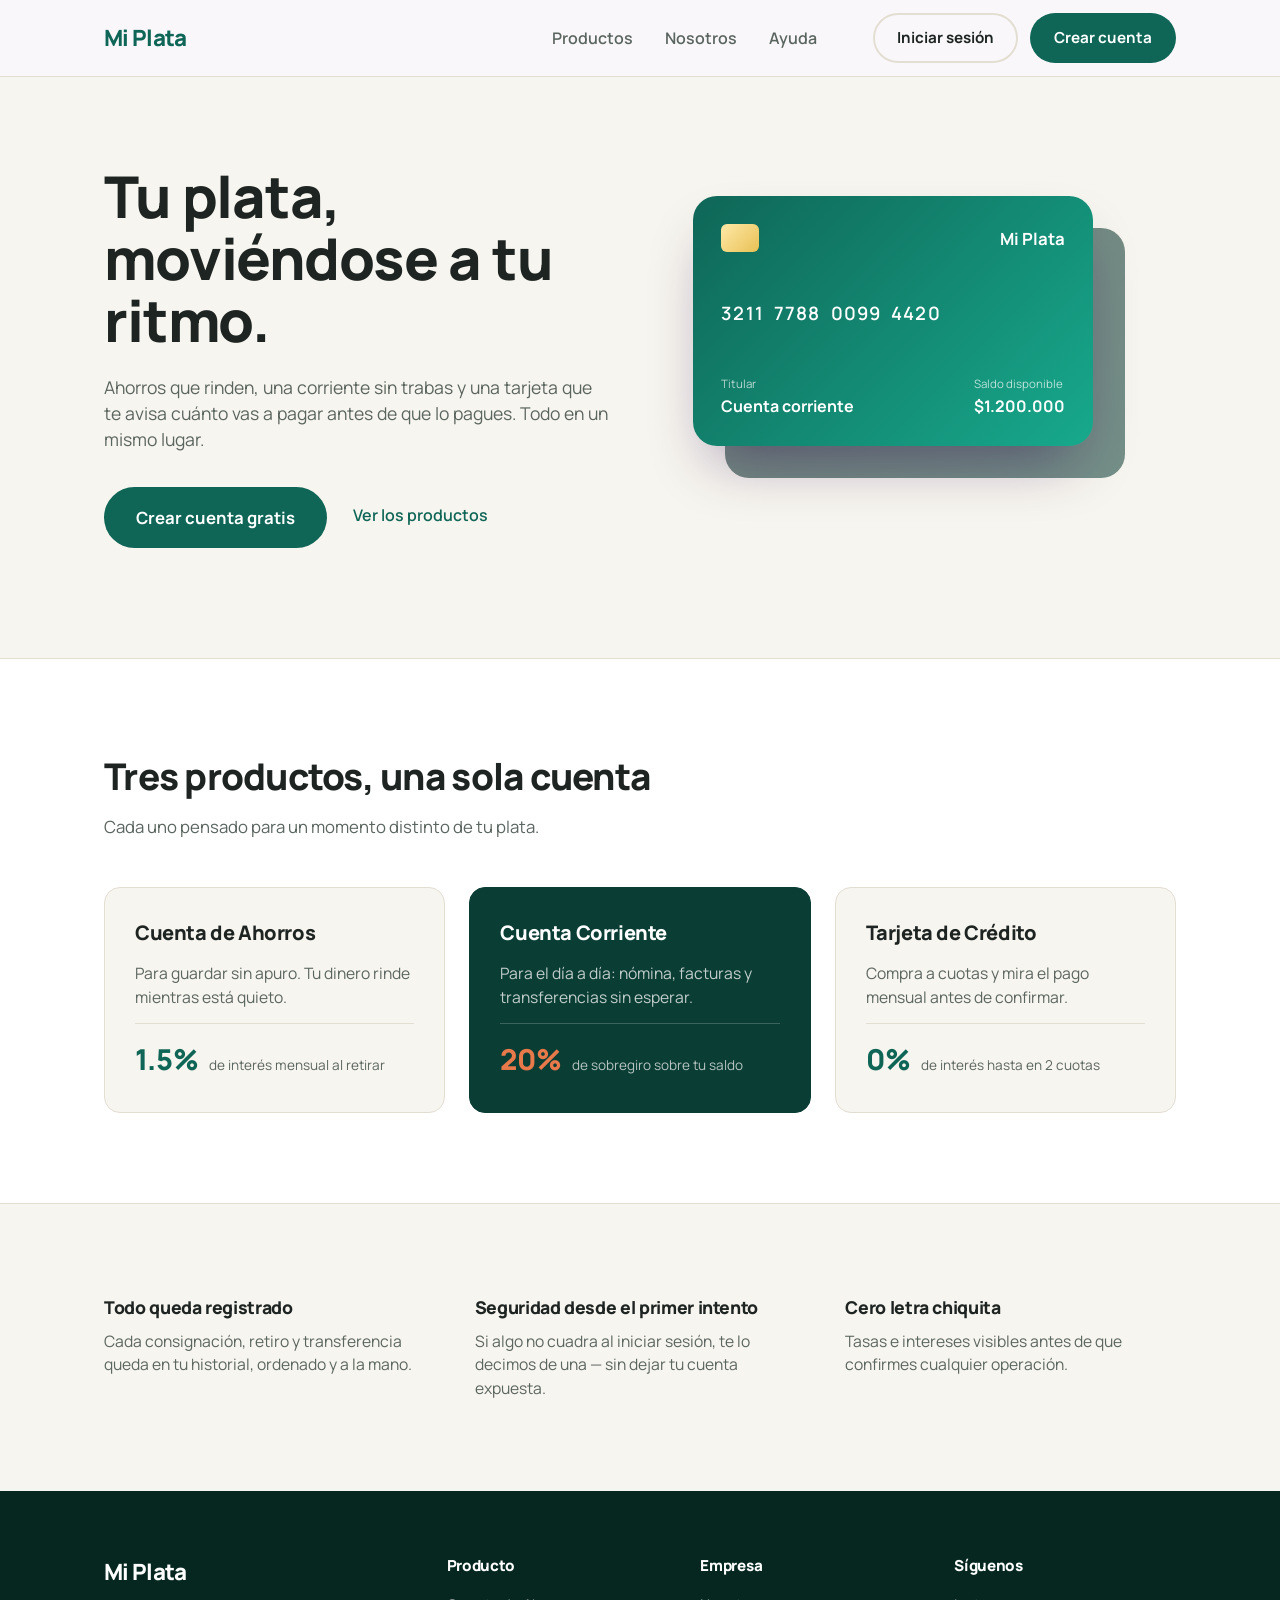
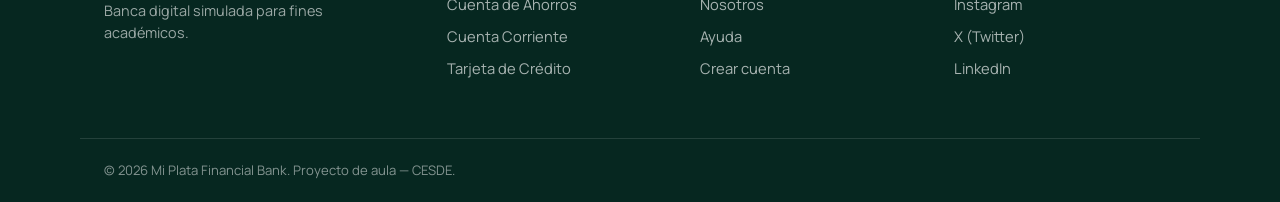
<file: index.html>
<!DOCTYPE html>
<html lang="es">

<head>
    <meta charset="UTF-8">
    <meta name="viewport" content="width=device-width, initial-scale=1.0">
    <title>Mi Plata | Banca simple, sin fricción</title>
    <link rel="preconnect" href="https://fonts.googleapis.com">
    <link rel="preconnect" href="https://fonts.gstatic.com" crossorigin>
    <link href="https://fonts.googleapis.com/css2?family=Manrope:wght@400;500;600;700;800&display=swap"
        rel="stylesheet">
    <link rel="stylesheet" href="css/index.css">
</head>

<body>

    <header class="site-header">
        <div class="wrap header-inner">
            <a href="#" class="logo">Mi Plata</a>

            <nav class="main-nav" id="main-nav">
                <a href="#productos">Productos</a>
                <a href="#nosotros">Nosotros</a>
                <a href="#contacto">Ayuda</a>
            </nav>

            <div class="header-actions">
                <a href="login.html" class="btn btn-ghost">Iniciar sesión</a>
                <a href="registro.html" class="btn btn-primary">Crear cuenta</a>
            </div>

            <button class="nav-toggle" id="nav-toggle" aria-label="Abrir menú" aria-expanded="false">
                <span></span><span></span><span></span>
            </button>
        </div>
    </header>

    <main>

        <section class="hero">
            <div class="wrap hero-inner">
                <div class="hero-copy">
                    <h1>Tu plata, moviéndose a tu ritmo.</h1>
                    <p class="hero-sub">Ahorros que rinden, una corriente sin trabas y una tarjeta que te avisa cuánto
                        vas a pagar antes de que lo pagues. Todo en un mismo lugar.</p>
                    <div class="hero-cta">
                        <a href="registro.html" class="btn btn-primary btn-lg">Crear cuenta gratis</a>
                        <a href="#productos" class="link-quiet">Ver los productos</a>
                    </div>
                </div>

                <div class="hero-visual" aria-hidden="true">
                    <div class="bank-card card-back"></div>
                    <div class="bank-card card-front">
                        <div class="card-top">
                            <span class="card-chip"></span>
                            <span class="card-brand">Mi Plata</span>
                        </div>
                        <div class="card-number">3211&nbsp;&nbsp;7788&nbsp;&nbsp;0099&nbsp;&nbsp;4420</div>
                        <div class="card-bottom">
                            <div>
                                <span class="card-label">Titular</span>
                                <span class="card-value">Cuenta corriente</span>
                            </div>
                            <div>
                                <span class="card-label">Saldo disponible</span>
                                <span class="card-value">$1.200.000</span>
                            </div>
                        </div>
                    </div>
                </div>
            </div>
        </section>

        <section class="productos" id="productos">
            <div class="wrap">
                <h2>Tres productos, una sola cuenta</h2>
                <p class="section-sub">Cada uno pensado para un momento distinto de tu plata.</p>

                <div class="product-grid">
                    <article class="product-card">
                        <h3>Cuenta de Ahorros</h3>
                        <p>Para guardar sin apuro. Tu dinero rinde mientras está quieto.</p>
                        <div class="product-stat">
                            <span class="stat-num">1.5%</span>
                            <span class="stat-label">de interés mensual al retirar</span>
                        </div>
                    </article>

                    <article class="product-card product-card-accent">
                        <h3>Cuenta Corriente</h3>
                        <p>Para el día a día: nómina, facturas y transferencias sin esperar.</p>
                        <div class="product-stat">
                            <span class="stat-num">20%</span>
                            <span class="stat-label">de sobregiro sobre tu saldo</span>
                        </div>
                    </article>

                    <article class="product-card">
                        <h3>Tarjeta de Crédito</h3>
                        <p>Compra a cuotas y mira el pago mensual antes de confirmar.</p>
                        <div class="product-stat">
                            <span class="stat-num">0%</span>
                            <span class="stat-label">de interés hasta en 2 cuotas</span>
                        </div>
                    </article>
                </div>
            </div>
        </section>

        <section class="features" id="nosotros">
            <div class="wrap features-inner">
                <div class="feature">
                    <h3>Todo queda registrado</h3>
                    <p>Cada consignación, retiro y transferencia queda en tu historial, ordenado y a la mano.</p>
                </div>
                <div class="feature">
                    <h3>Seguridad desde el primer intento</h3>
                    <p>Si algo no cuadra al iniciar sesión, te lo decimos de una — sin dejar tu cuenta expuesta.</p>
                </div>
                <div class="feature">
                    <h3>Cero letra chiquita</h3>
                    <p>Tasas e intereses visibles antes de que confirmes cualquier operación.</p>
                </div>
            </div>
        </section>

    </main>

    <footer class="site-footer" id="contacto">
        <div class="wrap footer-inner">
            <div class="footer-brand">
                <span class="logo logo-light">Mi Plata</span>
                <p>Banca digital simulada para fines académicos.</p>
            </div>

            <div class="footer-col">
                <h4>Producto</h4>
                <a href="#productos">Cuenta de Ahorros</a>
                <a href="#productos">Cuenta Corriente</a>
                <a href="#productos">Tarjeta de Crédito</a>
            </div>

            <div class="footer-col">
                <h4>Empresa</h4>
                <a href="#nosotros">Nosotros</a>
                <a href="#contacto">Ayuda</a>
                <a href="#registro">Crear cuenta</a>
            </div>

            <div class="footer-col">
                <h4>Síguenos</h4>
                <a href="#">Instagram</a>
                <a href="#">X (Twitter)</a>
                <a href="#">LinkedIn</a>
            </div>
        </div>
        <div class="wrap footer-bottom">
            <p>© 2026 Mi Plata Financial Bank. Proyecto de aula — CESDE.</p>
        </div>
    </footer>

    <script>
        const toggle = document.getElementById('nav-toggle');
        const nav = document.getElementById('main-nav');
        toggle.addEventListener('click', () => {
            const isOpen = nav.classList.toggle('is-open');
            toggle.setAttribute('aria-expanded', isOpen);
        });
    </script>

</body>

</html>
</file>
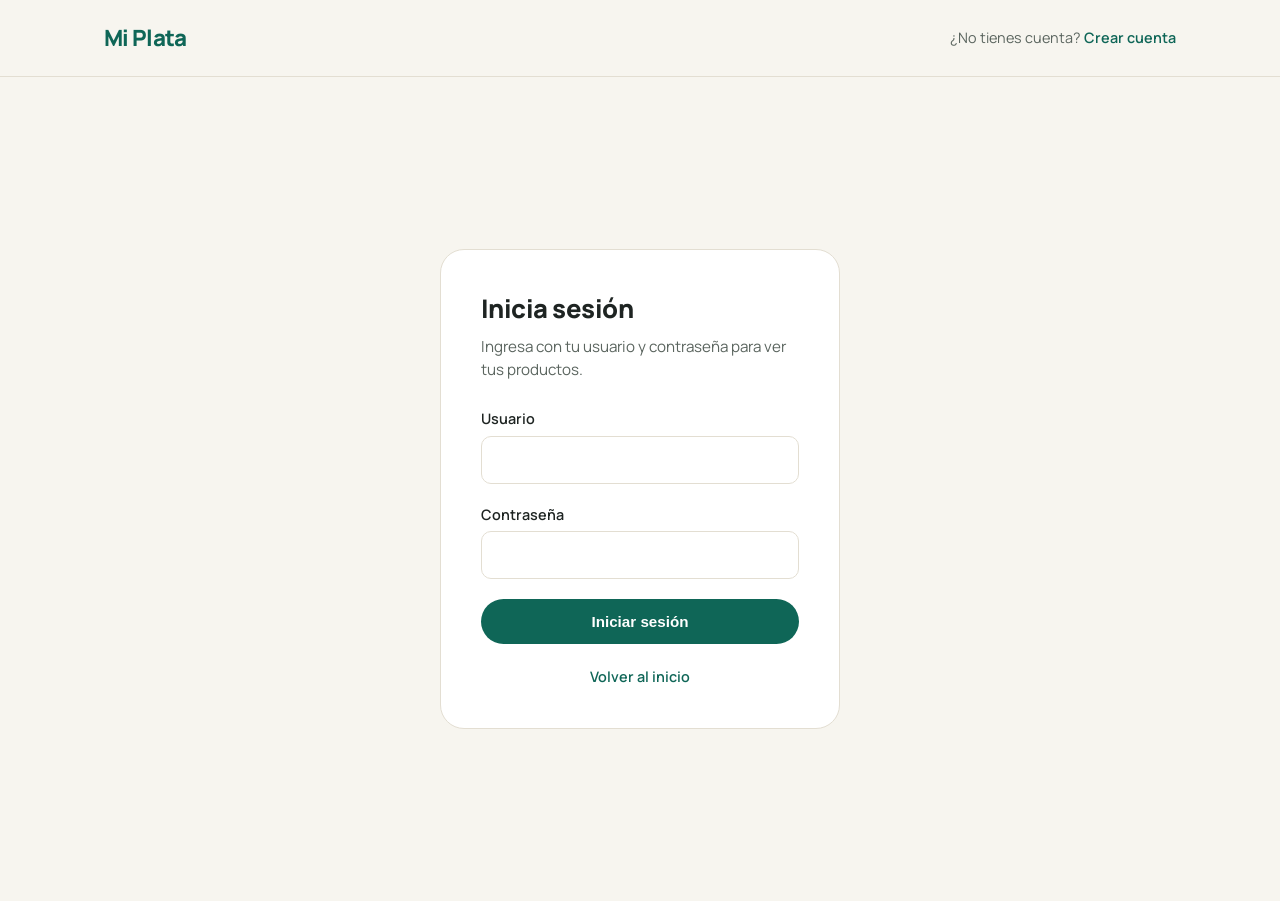
<file: login.html>
<!DOCTYPE html>
<html lang="es">

<head>
    <meta charset="UTF-8">
    <meta name="viewport" content="width=device-width, initial-scale=1.0">
    <title>Iniciar sesión | Mi Plata</title>
    <link rel="preconnect" href="https://fonts.googleapis.com">
    <link rel="preconnect" href="https://fonts.gstatic.com" crossorigin>
    <link href="https://fonts.googleapis.com/css2?family=Manrope:wght@400;500;600;700;800&display=swap"
        rel="stylesheet">
    <link rel="stylesheet" href="css/login.css">
</head>

<body class="auth-body">

    <header class="auth-header">
        <div class="wrap auth-header-inner">
            <a href="index.html" class="logo">Mi Plata</a>
            <p class="auth-header-link">¿No tienes cuenta? <a href="registro.html" class="link-quiet">Crear cuenta</a>
            </p>
        </div>
    </header>

    <main class="auth-shell">
        <div class="auth-card">
            <h1>Inicia sesión</h1>
            <p class="auth-sub">Ingresa con tu usuario y contraseña para ver tus productos.</p>

            <!-- El mensaje de error/bloqueo se muestra/oculta con JS según el resultado de la validación -->
            <div class="form-message form-message-error" id="login-message" hidden>
                Usuario o contraseña incorrectos.
            </div>

            <form id="login-form" novalidate>
                <div class="form-group">
                    <label for="username">Usuario</label>
                    <input type="text" id="username" name="username" class="form-input" autocomplete="username"
                        required>
                </div>

                <div class="form-group">
                    <label for="password">Contraseña</label>
                    <input type="password" id="password" name="password" class="form-input"
                        autocomplete="current-password" required>
                </div>

                <!-- Contador de intentos: visible desde el primer fallo -->
                <p class="attempts-indicator" id="attempts-indicator" hidden>
                    Intentos fallidos: <span id="attempts-count">0</span> de 3
                </p>

                <button type="submit" class="btn btn-primary btn-block">Iniciar sesión</button>
            </form>

            <p class="auth-footer-link">
                <a href="index.html" class="link-quiet">Volver al inicio</a>
            </p>
        </div>
    </main>
    <script type="module" src="src/login.js"></script>
</body>

</html>
</file>
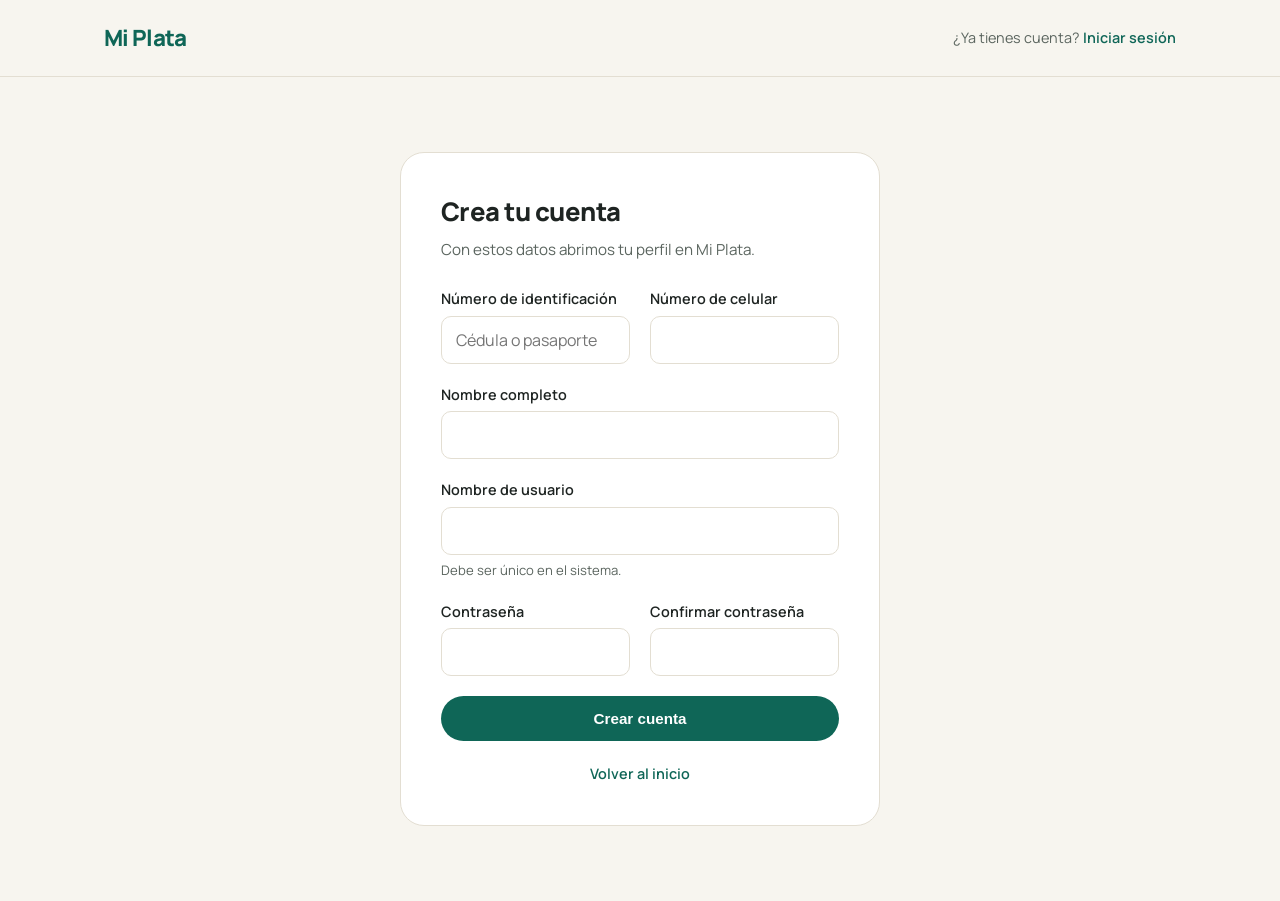
<file: registro.html>
<!DOCTYPE html>
<html lang="es">

<head>
    <meta charset="UTF-8">
    <meta name="viewport" content="width=device-width, initial-scale=1.0">
    <title>Crear cuenta | Mi Plata</title>
    <link rel="preconnect" href="https://fonts.googleapis.com">
    <link rel="preconnect" href="https://fonts.gstatic.com" crossorigin>
    <link href="https://fonts.googleapis.com/css2?family=Manrope:wght@400;500;600;700;800&display=swap"
        rel="stylesheet">
    <link rel="stylesheet" href="css/registro.css">
</head>

<body class="auth-body">

    <header class="auth-header">
        <div class="wrap auth-header-inner">
            <a href="index.html" class="logo">Mi Plata</a>
            <p class="auth-header-link">¿Ya tienes cuenta? <a href="login.html" class="link-quiet">Iniciar sesión</a>
            </p>
        </div>
    </header>

    <main class="auth-shell">
        <div class="auth-card auth-card-wide">
            <h1>Crea tu cuenta</h1>
            <p class="auth-sub">Con estos datos abrimos tu perfil en Mi Plata.</p>

            <div class="form-message form-message-error" id="registro-message" hidden></div>

            <form id="registro-form" novalidate>
                <div class="form-row">
                    <div class="form-group">
                        <label for="documento">Número de identificación</label>
                        <input type="text" id="documento" name="documento" class="form-input"
                            placeholder="Cédula o pasaporte" required>
                    </div>
                    <div class="form-group">
                        <label for="celular">Número de celular</label>
                        <input type="tel" id="celular" name="celular" class="form-input" required>
                    </div>
                </div>

                <div class="form-group">
                    <label for="nombre">Nombre completo</label>
                    <input type="text" id="nombre" name="nombre" class="form-input" required>
                </div>

                <div class="form-group">
                    <label for="usuario">Nombre de usuario</label>
                    <input type="text" id="usuario" name="usuario" class="form-input" autocomplete="username" required>
                    <span class="form-hint">Debe ser único en el sistema.</span>
                </div>

                <div class="form-row">
                    <div class="form-group">
                        <label for="password">Contraseña</label>
                        <input type="password" id="password" name="password" class="form-input"
                            autocomplete="new-password" required>
                    </div>
                    <div class="form-group">
                        <label for="password-confirm">Confirmar contraseña</label>
                        <input type="password" id="password-confirm" name="password-confirm" class="form-input"
                            autocomplete="new-password" required>
                    </div>
                </div>

                <button type="submit" class="btn btn-primary btn-block">Crear cuenta</button>
            </form>

            <p class="auth-footer-link">
                <a href="index.html" class="link-quiet">Volver al inicio</a>
            </p>
        </div>
    </main>
    <script type="module" src="src/registro.js"></script>
</body>

</html>
</file>
<file: css/index.css>
/* ===== Tokens ===== */
:root {
    --primary: #0F6657;
    --primary-dark: #0A3D34;
    --primary-deeper: #062720;
    --accent: #E8794A;
    --bg: #F7F5EF;
    --surface: #FFFFFF;
    --ink: #1E2422;
    --ink-soft: #5B655F;
    --line: #E3DED2;

    --radius-lg: 24px;
    --radius-md: 16px;
    --radius-sm: 10px;

    --wrap: 1120px;
}

* {
    box-sizing: border-box;
}

html {
    scroll-behavior: smooth;
}

body {
    margin: 0;
    font-family: 'Manrope', system-ui, sans-serif;
    color: var(--ink);
    background: var(--bg);
    line-height: 1.5;
}

img {
    max-width: 100%;
    display: block;
}

a {
    color: inherit;
    text-decoration: none;
}

h1, h2, h3, h4 {
    margin: 0;
    font-weight: 800;
    letter-spacing: -0.02em;
}

p {
    margin: 0;
}

.wrap {
    max-width: var(--wrap);
    margin: 0 auto;
    padding: 0 24px;
}

:focus-visible {
    outline: 3px solid var(--accent);
    outline-offset: 3px;
}

@media (prefers-reduced-motion: reduce) {
    html { scroll-behavior: auto; }
    * { animation: none !important; transition: none !important; }
}

/* ===== Buttons ===== */
.btn {
    display: inline-flex;
    align-items: center;
    justify-content: center;
    padding: 12px 22px;
    border-radius: 999px;
    font-weight: 700;
    font-size: 0.95rem;
    border: 2px solid transparent;
    transition: transform 0.15s ease, background 0.15s ease;
}

.btn-primary {
    background: var(--primary);
    color: #fff;
}
.btn-primary:hover { background: #0C4F44; }

.btn-ghost {
    border-color: var(--line);
    color: var(--ink);
}
.btn-ghost:hover { border-color: var(--primary); color: var(--primary); }

.btn-lg {
    padding: 16px 30px;
    font-size: 1.05rem;
}

.link-quiet {
    font-weight: 600;
    color: var(--primary);
    padding-bottom: 2px;
    border-bottom: 2px solid transparent;
}
.link-quiet:hover { border-bottom-color: var(--primary); }

/* ===== Header ===== */
.site-header {
    position: sticky;
    top: 0;
    z-index: 50;
    background: rgba(250, 248, 252, 0.9);
    backdrop-filter: blur(8px);
    border-bottom: 1px solid var(--line);
}

.header-inner {
    display: flex;
    align-items: center;
    justify-content: space-between;
    height: 76px;
    gap: 24px;
}

.logo {
    font-size: 1.4rem;
    font-weight: 800;
    color: var(--primary);
    letter-spacing: -0.03em;
}

.logo-light { color: #fff; }

.main-nav {
    display: flex;
    gap: 32px;
    margin-left: auto;
    margin-right: 32px;
}

.main-nav a {
    font-weight: 600;
    color: var(--ink-soft);
}
.main-nav a:hover { color: var(--primary); }

.header-actions {
    display: flex;
    gap: 12px;
    align-items: center;
}

.nav-toggle {
    display: none;
    flex-direction: column;
    justify-content: center;
    gap: 5px;
    width: 40px;
    height: 40px;
    border: none;
    background: transparent;
    cursor: pointer;
}
.nav-toggle span {
    display: block;
    height: 2px;
    width: 100%;
    background: var(--ink);
}

/* ===== Hero ===== */
.hero {
    padding: 88px 0 110px;
    overflow: hidden;
}

.hero-inner {
    display: grid;
    grid-template-columns: 1.05fr 0.95fr;
    gap: 56px;
    align-items: center;
}

.hero-copy h1 {
    font-size: clamp(2.4rem, 4.5vw, 3.6rem);
    line-height: 1.08;
}

.hero-sub {
    margin-top: 22px;
    font-size: 1.1rem;
    color: var(--ink-soft);
    max-width: 46ch;
}

.hero-cta {
    margin-top: 34px;
    display: flex;
    align-items: center;
    gap: 26px;
    flex-wrap: wrap;
}

.hero-visual {
    position: relative;
    height: 320px;
}

.bank-card {
    position: absolute;
    width: 100%;
    max-width: 400px;
    aspect-ratio: 16 / 10;
    border-radius: var(--radius-lg);
}

.card-back {
    background: linear-gradient(135deg, var(--primary-deeper), var(--primary-dark));
    top: 32px;
    left: 32px;
    opacity: 0.55;
}

.card-front {
    background: linear-gradient(135deg, var(--primary), #17A98C);
    color: #fff;
    padding: 28px;
    display: flex;
    flex-direction: column;
    justify-content: space-between;
    box-shadow: 0 30px 60px -20px rgba(46, 10, 79, 0.45);
}

.card-top {
    display: flex;
    align-items: center;
    justify-content: space-between;
}

.card-chip {
    width: 38px;
    height: 28px;
    border-radius: 6px;
    background: linear-gradient(135deg, #FFE9A8, #E8C155);
}

.card-brand {
    font-weight: 700;
    font-size: 1.05rem;
}

.card-number {
    font-size: 1.15rem;
    letter-spacing: 0.06em;
    font-weight: 600;
}

.card-bottom {
    display: flex;
    justify-content: space-between;
    gap: 20px;
}

.card-label {
    display: block;
    font-size: 0.72rem;
    color: rgba(255, 255, 255, 0.7);
}

.card-value {
    display: block;
    font-weight: 700;
    margin-top: 2px;
}

/* ===== Productos ===== */
.productos {
    padding: 90px 0;
    background: var(--surface);
    border-top: 1px solid var(--line);
    border-bottom: 1px solid var(--line);
}

.productos h2 { font-size: clamp(1.8rem, 3vw, 2.3rem); }

.section-sub {
    margin-top: 10px;
    color: var(--ink-soft);
    font-size: 1.05rem;
}

.product-grid {
    margin-top: 48px;
    display: grid;
    grid-template-columns: repeat(3, 1fr);
    gap: 24px;
}

.product-card {
    background: var(--bg);
    border: 1px solid var(--line);
    border-radius: var(--radius-md);
    padding: 30px;
    display: flex;
    flex-direction: column;
    gap: 14px;
}

.product-card h3 { font-size: 1.25rem; }
.product-card p { color: var(--ink-soft); font-size: 0.98rem; }

.product-card-accent {
    background: var(--primary-dark);
    border-color: var(--primary-dark);
    color: #fff;
}
.product-card-accent p { color: rgba(255, 255, 255, 0.75); }

.product-stat {
    margin-top: auto;
    padding-top: 14px;
    border-top: 1px solid var(--line);
    display: flex;
    align-items: baseline;
    gap: 10px;
}
.product-card-accent .product-stat { border-top-color: rgba(255, 255, 255, 0.2); }

.stat-num {
    font-size: 1.8rem;
    font-weight: 800;
    color: var(--primary);
}
.product-card-accent .stat-num { color: var(--accent); }

.stat-label { font-size: 0.85rem; color: var(--ink-soft); }
.product-card-accent .stat-label { color: rgba(255, 255, 255, 0.7); }

/* ===== Features ===== */
.features { padding: 90px 0; }

.features-inner {
    display: grid;
    grid-template-columns: repeat(3, 1fr);
    gap: 40px;
}

.feature h3 { font-size: 1.1rem; margin-bottom: 10px; }
.feature p { color: var(--ink-soft); font-size: 0.98rem; }

/* ===== Footer ===== */
.site-footer {
    background: var(--primary-deeper);
    color: rgba(255, 255, 255, 0.85);
    padding-top: 64px;
}

.footer-inner {
    display: grid;
    grid-template-columns: 1.4fr 1fr 1fr 1fr;
    gap: 32px;
    padding-bottom: 48px;
    border-bottom: 1px solid rgba(255, 255, 255, 0.12);
}

.footer-brand p {
    margin-top: 12px;
    color: rgba(255, 255, 255, 0.6);
    font-size: 0.9rem;
    max-width: 28ch;
}

.footer-col h4 {
    font-size: 0.95rem;
    margin-bottom: 16px;
    color: #fff;
}

.footer-col a {
    display: block;
    color: rgba(255, 255, 255, 0.65);
    font-size: 0.92rem;
    margin-bottom: 10px;
}
.footer-col a:hover { color: var(--accent); }

.footer-bottom {
    padding: 22px 24px;
    font-size: 0.82rem;
    color: rgba(255, 255, 255, 0.5);
}

/* ===== Responsive ===== */
@media (max-width: 900px) {
    .hero-inner { grid-template-columns: 1fr; }
    .hero-visual { height: 240px; order: -1; }
    .bank-card { max-width: 340px; }
    .product-grid { grid-template-columns: 1fr; }
    .features-inner { grid-template-columns: 1fr; gap: 32px; }
    .footer-inner { grid-template-columns: 1fr 1fr; }
}

@media (max-width: 700px) {
    .main-nav {
        position: absolute;
        top: 76px;
        left: 0;
        right: 0;
        background: var(--surface);
        border-bottom: 1px solid var(--line);
        flex-direction: column;
        gap: 0;
        display: none;
        padding: 8px 24px 16px;
    }
    .main-nav.is-open { display: flex; }
    .main-nav a { padding: 12px 0; border-bottom: 1px solid var(--line); }
    .nav-toggle { display: flex; }
    .header-actions .btn-ghost { display: none; }
    .footer-inner { grid-template-columns: 1fr; }
}
</file>
<file: css/login.css>
/* ===== Tokens ===== */
:root {
    --primary: #0F6657;
    --primary-dark: #0A3D34;
    --primary-deeper: #062720;
    --accent: #E8794A;
    --bg: #F7F5EF;
    --surface: #FFFFFF;
    --ink: #1E2422;
    --ink-soft: #5B655F;
    --line: #E3DED2;

    --radius-lg: 24px;
    --radius-md: 16px;
    --radius-sm: 10px;
}

* {
    box-sizing: border-box;
}

body {
    margin: 0;
    font-family: 'Manrope', system-ui, sans-serif;
    color: var(--ink);
    line-height: 1.5;
}

a {
    color: inherit;
    text-decoration: none;
}

h1 {
    margin: 0;
    font-weight: 800;
    letter-spacing: -0.02em;
}

p {
    margin: 0;
}

.wrap {
    max-width: 1120px;
    margin: 0 auto;
    padding: 0 24px;
}

:focus-visible {
    outline: 3px solid var(--accent);
    outline-offset: 3px;
}

/* ===== Botones ===== */
.btn {
    display: inline-flex;
    align-items: center;
    justify-content: center;
    padding: 12px 22px;
    border-radius: 999px;
    font-weight: 700;
    font-size: 0.95rem;
    border: 2px solid transparent;
    transition: background 0.15s ease;
}

.btn-primary {
    background: var(--primary);
    color: #fff;
}

.btn-primary:hover {
    background: #0C4F44;
}

.btn-block {
    display: flex;
    width: 100%;
}

.link-quiet {
    font-weight: 600;
    color: var(--primary);
    padding-bottom: 2px;
    border-bottom: 2px solid transparent;
}

.link-quiet:hover {
    border-bottom-color: var(--primary);
}

/* ===== Botones ===== */
.btn {
    display: inline-flex;
    align-items: center;
    justify-content: center;
    padding: 12px 22px;
    border-radius: 999px;
    font-weight: 700;
    font-size: 0.95rem;
    border: 2px solid transparent;
    transition: background 0.15s ease;
}

.btn-primary {
    background: var(--primary);
    color: #fff;
}

.btn-primary:hover {
    background: #0C4F44;
}

.btn-block {
    display: flex;
    width: 100%;
}

.link-quiet {
    font-weight: 600;
    color: var(--primary);
    padding-bottom: 2px;
    border-bottom: 2px solid transparent;
}

.link-quiet:hover {
    border-bottom-color: var(--primary);
}

.logo {
    font-size: 1.4rem;
    font-weight: 800;
    color: var(--primary);
    letter-spacing: -0.03em;
}

/* ===== Formulario ===== */
.form-group {
    margin-bottom: 20px;
    display: flex;
    flex-direction: column;
    gap: 6px;
    min-width: 0;
}

.form-group label {
    font-size: 0.9rem;
    font-weight: 600;
    color: var(--ink);
}

.form-input {
    width: 100%;
    min-width: 0;
    padding: 12px 14px;
    border-radius: var(--radius-sm);
    border: 1.5px solid var(--line);
    background: var(--surface);
    font-family: inherit;
    font-size: 1rem;
    color: var(--ink);
}

.form-input:focus {
    border-color: var(--primary);
}

.form-hint {
    font-size: 0.82rem;
    color: var(--ink-soft);
}

.form-row {
    display: grid;
    grid-template-columns: minmax(0, 1fr) minmax(0, 1fr);
    gap: 20px;
}

.form-message {
    padding: 12px 16px;
    border-radius: var(--radius-sm);
    font-size: 0.9rem;
    font-weight: 600;
    margin-bottom: 20px;
}

.form-message-error {
    background: #FDECEC;
    color: #B3261E;
}

/* ===== Página de registro ===== */
.auth-body {
    background: var(--bg);
}

.auth-header {
    border-bottom: 1px solid var(--line);
}

.auth-header-inner {
    display: flex;
    align-items: center;
    justify-content: space-between;
    height: 76px;
}

.auth-header-link {
    font-size: 0.9rem;
    color: var(--ink-soft);
}

.auth-shell {
    min-height: calc(100vh - 76px);
    display: flex;
    align-items: center;
    justify-content: center;
    padding: 48px 24px;
}

.auth-card {
    width: 100%;
    max-width: 400px;
    background: var(--surface);
    border: 1px solid var(--line);
    border-radius: var(--radius-lg);
    padding: 40px;
    overflow: hidden;
    box-sizing: border-box;
}

.auth-card-wide {
    max-width: 480px;
}

.auth-card h1 {
    font-size: 1.6rem;
}

.auth-sub {
    margin-top: 8px;
    margin-bottom: 26px;
    color: var(--ink-soft);
    font-size: 0.95rem;
}

.auth-footer-link {
    margin-top: 22px;
    text-align: center;
    font-size: 0.9rem;
}

@media (max-width: 560px) {
    .form-row {
        grid-template-columns: 1fr;
    }

    .auth-card {
        padding: 28px;
    }
}
</file>
<file: css/registro.css>
/* ===== Tokens ===== */
:root {
    --primary: #0F6657;
    --primary-dark: #0A3D34;
    --primary-deeper: #062720;
    --accent: #E8794A;
    --bg: #F7F5EF;
    --surface: #FFFFFF;
    --ink: #1E2422;
    --ink-soft: #5B655F;
    --line: #E3DED2;

    --radius-lg: 24px;
    --radius-md: 16px;
    --radius-sm: 10px;
}

* {
    box-sizing: border-box;
}

body {
    margin: 0;
    font-family: 'Manrope', system-ui, sans-serif;
    color: var(--ink);
    line-height: 1.5;
}

a {
    color: inherit;
    text-decoration: none;
}

h1 {
    margin: 0;
    font-weight: 800;
    letter-spacing: -0.02em;
}

p {
    margin: 0;
}

.wrap {
    max-width: 1120px;
    margin: 0 auto;
    padding: 0 24px;
}

:focus-visible {
    outline: 3px solid var(--accent);
    outline-offset: 3px;
}

/* ===== Botones ===== */
.btn {
    display: inline-flex;
    align-items: center;
    justify-content: center;
    padding: 12px 22px;
    border-radius: 999px;
    font-weight: 700;
    font-size: 0.95rem;
    border: 2px solid transparent;
    transition: background 0.15s ease;
}

.btn-primary {
    background: var(--primary);
    color: #fff;
}

.btn-primary:hover {
    background: #0C4F44;
}

.btn-block {
    display: flex;
    width: 100%;
}

.link-quiet {
    font-weight: 600;
    color: var(--primary);
    padding-bottom: 2px;
    border-bottom: 2px solid transparent;
}

.link-quiet:hover {
    border-bottom-color: var(--primary);
}

/* ===== Botones ===== */
.btn {
    display: inline-flex;
    align-items: center;
    justify-content: center;
    padding: 12px 22px;
    border-radius: 999px;
    font-weight: 700;
    font-size: 0.95rem;
    border: 2px solid transparent;
    transition: background 0.15s ease;
}

.btn-primary {
    background: var(--primary);
    color: #fff;
}

.btn-primary:hover {
    background: #0C4F44;
}

.btn-block {
    display: flex;
    width: 100%;
}

.link-quiet {
    font-weight: 600;
    color: var(--primary);
    padding-bottom: 2px;
    border-bottom: 2px solid transparent;
}

.link-quiet:hover {
    border-bottom-color: var(--primary);
}

.logo {
    font-size: 1.4rem;
    font-weight: 800;
    color: var(--primary);
    letter-spacing: -0.03em;
}

/* ===== Formulario ===== */
.form-group {
    margin-bottom: 20px;
    display: flex;
    flex-direction: column;
    gap: 6px;
    min-width: 0;
}

.form-group label {
    font-size: 0.9rem;
    font-weight: 600;
    color: var(--ink);
}

.form-input {
    width: 100%;
    min-width: 0;
    padding: 12px 14px;
    border-radius: var(--radius-sm);
    border: 1.5px solid var(--line);
    background: var(--surface);
    font-family: inherit;
    font-size: 1rem;
    color: var(--ink);
}

.form-input:focus {
    border-color: var(--primary);
}

.form-hint {
    font-size: 0.82rem;
    color: var(--ink-soft);
}

.form-row {
    display: grid;
    grid-template-columns: minmax(0, 1fr) minmax(0, 1fr);
    gap: 20px;
}

.form-message {
    padding: 12px 16px;
    border-radius: var(--radius-sm);
    font-size: 0.9rem;
    font-weight: 600;
    margin-bottom: 20px;
}

.form-message-error {
    background: #FDECEC;
    color: #B3261E;
}

/* ===== Página de registro ===== */
.auth-body {
    background: var(--bg);
}

.auth-header {
    border-bottom: 1px solid var(--line);
}

.auth-header-inner {
    display: flex;
    align-items: center;
    justify-content: space-between;
    height: 76px;
}

.auth-header-link {
    font-size: 0.9rem;
    color: var(--ink-soft);
}

.auth-shell {
    min-height: calc(100vh - 76px);
    display: flex;
    align-items: center;
    justify-content: center;
    padding: 48px 24px;
}

.auth-card {
    width: 100%;
    max-width: 400px;
    background: var(--surface);
    border: 1px solid var(--line);
    border-radius: var(--radius-lg);
    padding: 40px;
    overflow: hidden;
    box-sizing: border-box;
}

.auth-card-wide {
    max-width: 480px;
}

.auth-card h1 {
    font-size: 1.6rem;
}

.auth-sub {
    margin-top: 8px;
    margin-bottom: 26px;
    color: var(--ink-soft);
    font-size: 0.95rem;
}

.auth-footer-link {
    margin-top: 22px;
    text-align: center;
    font-size: 0.9rem;
}

@media (max-width: 560px) {
    .form-row {
        grid-template-columns: 1fr;
    }

    .auth-card {
        padding: 28px;
    }
}
</file>
